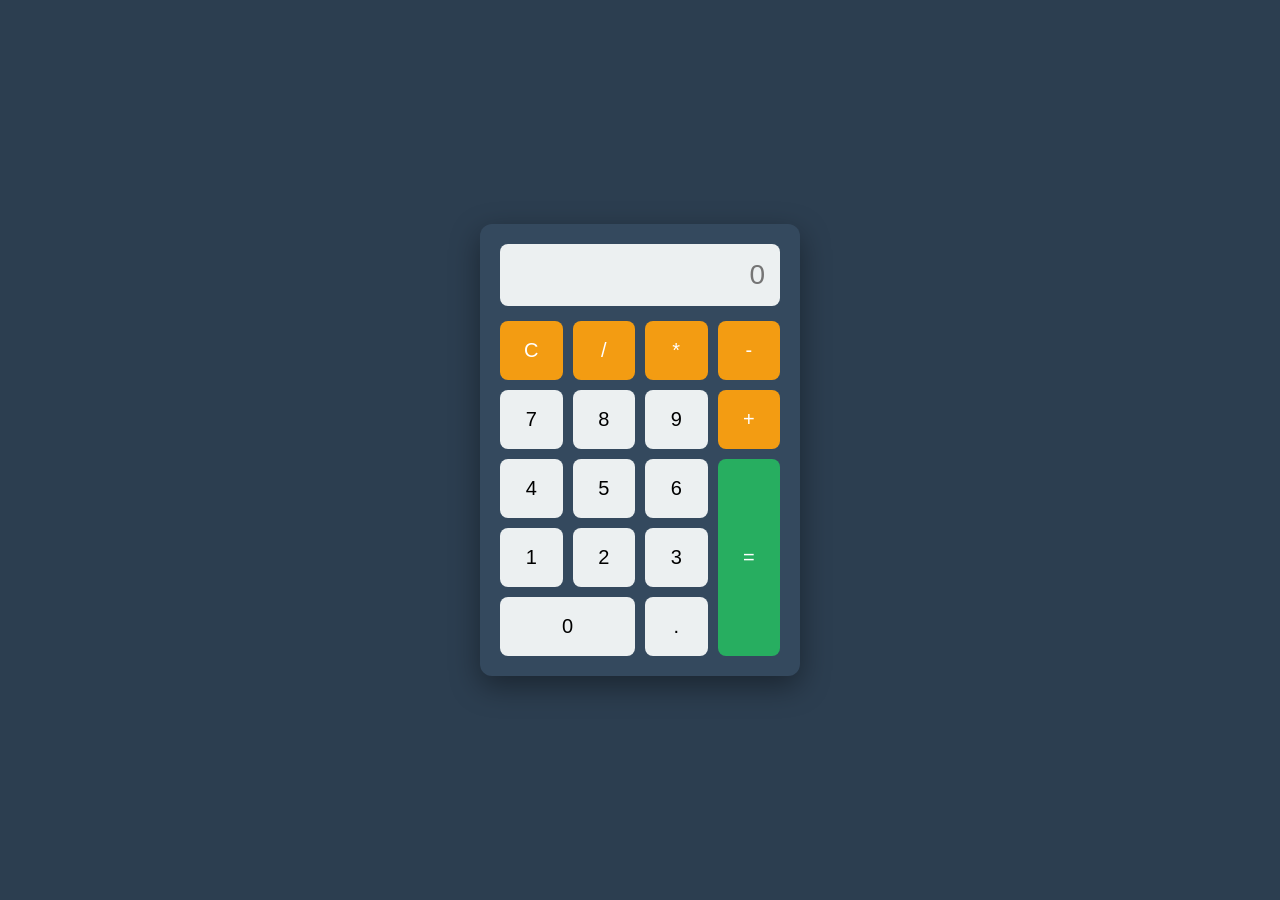
<file: calculator/index.html>
<!DOCTYPE html>
<html lang="ru">
<head>
    <meta charset="UTF-8">
    <meta name="viewport" content="width=device-width, initial-scale=1.0">
    <title>Калькулятор</title>
    <link rel="stylesheet" href="style.css">
</head>
<body>
    <div class="calculator">
        <input type="text" id="display" class="display" readonly placeholder="0">
        <div class="buttons">
            <button class="btn operator">C</button>
            <button class="btn operator">/</button>
            <button class="btn operator">*</button>
            <button class="btn operator">-</button>

            <button class="btn">7</button>
            <button class="btn">8</button>
            <button class="btn">9</button>
            <button class="btn operator">+</button>

            <button class="btn">4</button>
            <button class="btn">5</button>
            <button class="btn">6</button>
            <button class="btn equals">=</button>

            <button class="btn">1</button>
            <button class="btn">2</button>
            <button class="btn">3</button>

            <button class="btn zero">0</button>
            <button class="btn">.</button>
        </div>
    </div>

    <script src="script.js"></script>
</body>
</html>
</file>
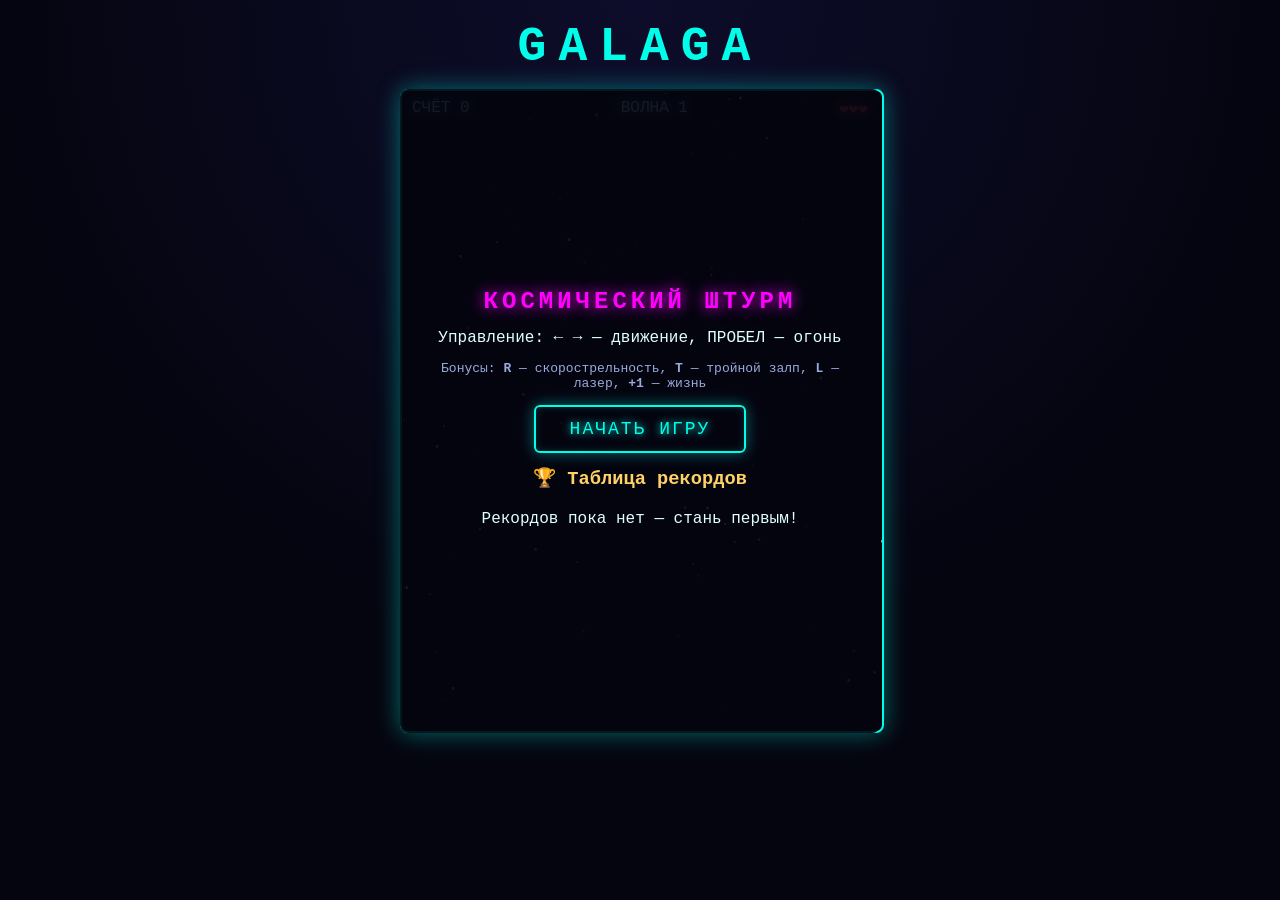
<file: galaga-game/index.html>
<!DOCTYPE html>
<html lang="ru">
<head>
    <meta charset="UTF-8">
    <meta name="viewport" content="width=device-width, initial-scale=1.0">
    <title>GALAGA — Космический шутер</title>
    <link rel="stylesheet" href="style.css">
</head>
<body>

    <h1 class="logo">GALAGA</h1>

    <div id="gameContainer">
        <!-- Игровое поле 480×640 пикселей -->
        <canvas id="game" width="480" height="640"></canvas>

        <!-- Панель состояния поверх игры -->
        <div id="hud">
            <div>СЧЁТ <span id="score">0</span></div>
            <div>ВОЛНА <span id="wave">1</span></div>
            <div id="lives">❤❤❤</div>
        </div>
        <div id="weapon"></div>

        <!-- Стартовый экран -->
        <div id="menuScreen" class="overlay">
            <h2>КОСМИЧЕСКИЙ ШТУРМ</h2>
            <p>Управление: ← → — движение, ПРОБЕЛ — огонь</p>
            <p class="small">Бонусы: <b>R</b> — скорострельность,
               <b>T</b> — тройной залп, <b>L</b> — лазер, <b>+1</b> — жизнь</p>
            <button id="startBtn">НАЧАТЬ ИГРУ</button>
            <h3>🏆 Таблица рекордов</h3>
            <ol id="highScoresMenu" class="highscores"></ol>
        </div>

        <!-- Экран проигрыша -->
        <div id="gameOverScreen" class="overlay hidden">
            <h2>ИГРА ОКОНЧЕНА</h2>
            <p>Ваш счёт: <span id="finalScore">0</span></p>
            <h3>🏆 Таблица рекордов</h3>
            <ol id="highScoresEnd" class="highscores"></ol>
            <button id="restartBtn">ИГРАТЬ СНОВА</button>
        </div>
    </div>

    <script src="game.js"></script>
</body>
</html>
</file>
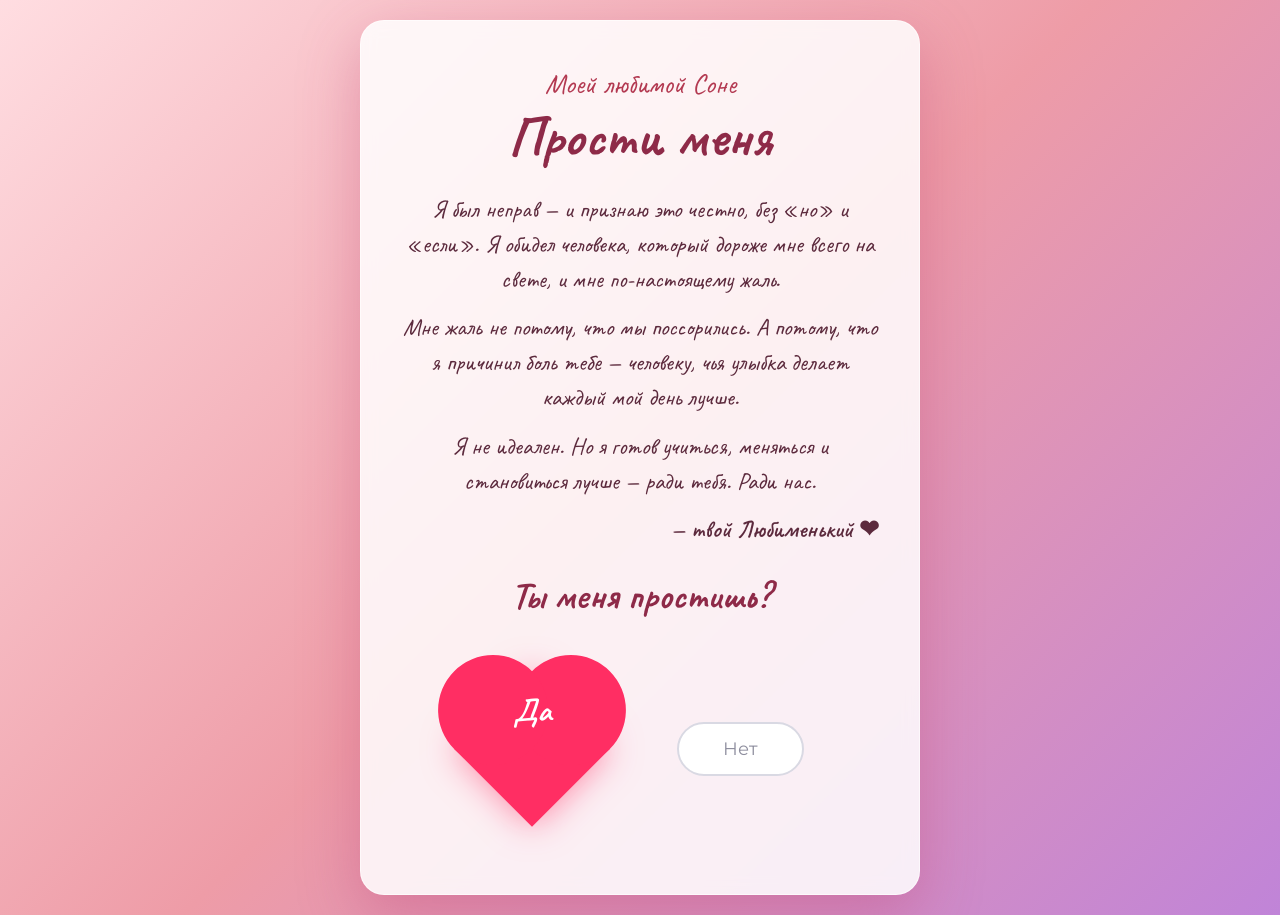
<file: Love/index.html>
<!DOCTYPE html>
<html lang="ru">
<head>
    <meta charset="UTF-8">
    <meta name="viewport" content="width=device-width, initial-scale=1.0">
    <title>Прости меня ❤</title>

    <!-- Рукописный шрифт Caveat (поддерживает русский) + обычный Montserrat -->
    <link href="https://fonts.googleapis.com/css2?family=Caveat:wght@400;600;700&family=Montserrat:wght@400;500&display=swap" rel="stylesheet">
    <link rel="stylesheet" href="style.css">
</head>
<body>

    <div class="card">
        <p class="to-whom">Моей любимой Соне</p>
        <h1>Прости меня</h1>

        <div class="letter">
            <p>Я был неправ — и признаю это честно,
               без «но» и «если». Я обидел человека,
               который дороже мне всего на свете,
               и мне по-настоящему жаль.</p>

            <p>Мне жаль не потому, что мы поссорились.
               А потому, что я причинил боль тебе —
               человеку, чья улыбка делает каждый
               мой день лучше.</p>

            <p>Я не идеален. Но я готов учиться,
               меняться и становиться лучше —
               ради тебя. Ради нас.</p>

            <p class="signature">— твой Любименький ❤</p>
        </div>

        <p class="question">Ты меня простишь?</p>

        <div class="buttons">
            <!-- Сердце-кнопка «Да» -->
            <button id="yesBtn" class="heart-btn" aria-label="Да">
                <span>Да</span>
            </button>

            <!-- Убегающая кнопка «Нет» -->
            <button id="noBtn" class="no-btn">Нет</button>
        </div>
    </div>

    <!-- Экран празднования (скрыт до клика по «Да») -->
    <div id="celebration" class="celebration hidden">
        <div class="celebration-inner">
            <p class="big-heart">❤️</p>
            <h2>Ура-а-а!</h2>
            <p>Ты — лучшее, что есть в моей жизни.<br>
               Обещаю беречь тебя и твоё сердце.</p>
            <p class="small">(и я официально должен тебе обнимашки
               и что-нибудь вкусное)</p>
        </div>
    </div>

    <script src="script.js"></script>
</body>
</html>
</file>
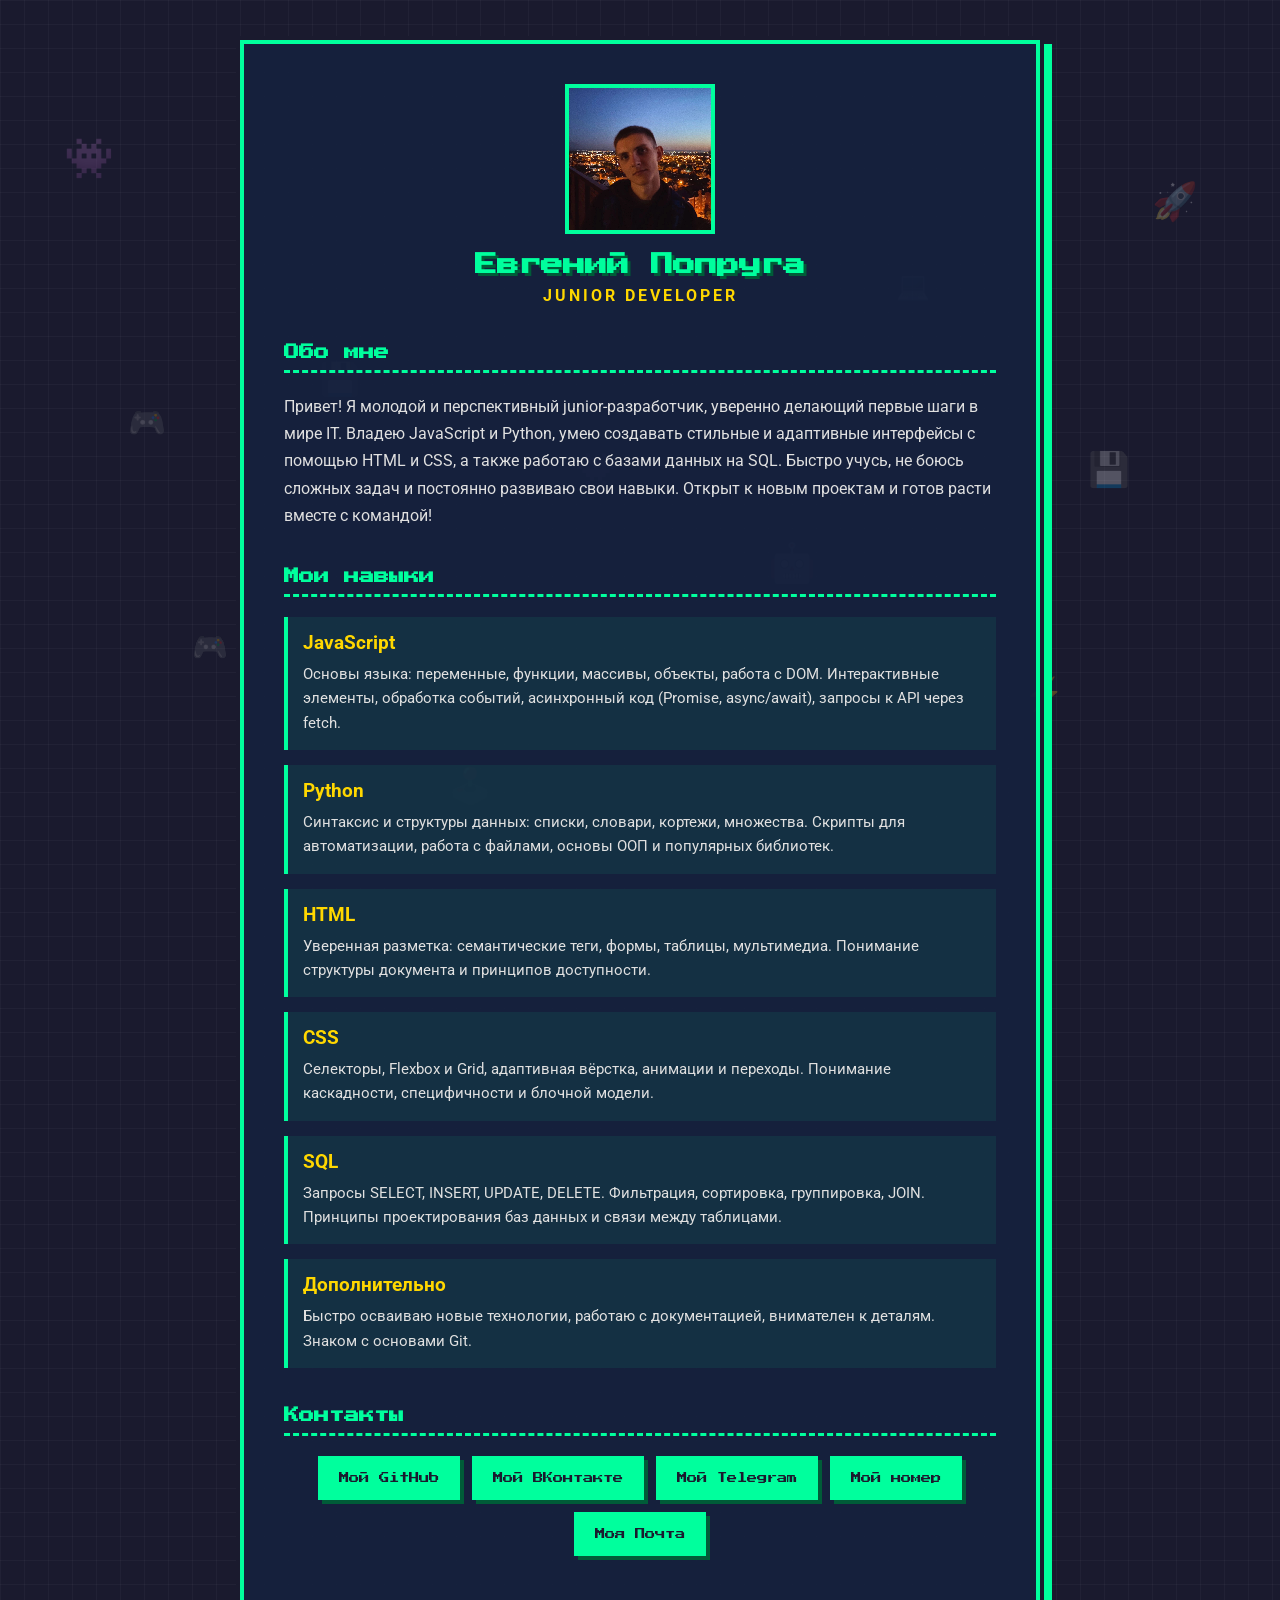
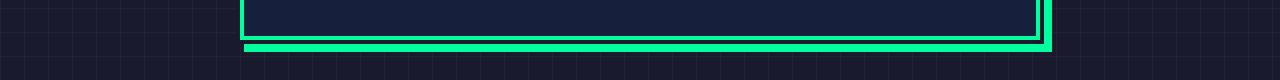
<file: portfolio-site/index.html>
<!DOCTYPE html>
<html lang="ru">
<head>
    <meta charset="UTF-8">
    <meta name="viewport" content="width=device-width, initial-scale=1.0">
    <title>Моё портфолио</title>
    <link rel="stylesheet" href="style.css">
    <!-- Пиксельный шрифт -->
    <link href="https://fonts.googleapis.com/css2?family=Press+Start+2P&family=Roboto:wght@400;700&display=swap" rel="stylesheet">
</head>
<body>

    <!-- Плавающие смайлики на фоне -->
    <div class="emoji-bg">
        <span class="emoji">👾</span>
        <span class="emoji">🎮</span>
        <span class="emoji">💾</span>
        <span class="emoji">🕹️</span>
        <span class="emoji">👾</span>
        <span class="emoji">🤖</span>
        <span class="emoji">💻</span>
        <span class="emoji">⚡</span>
        <span class="emoji">🚀</span>
        <span class="emoji">🎮</span>
        <span class="emoji">👾</span>
        <span class="emoji">💾</span>
    </div>

    <main class="card">

        <img src="my photo.jpg" alt="Моё фото" class="avatar">

        <h1>Евгений Попруга</h1>
        <p class="subtitle">Junior Developer</p>

        <section class="about">
            <h2>Обо мне</h2>
            <p>
                Привет! Я молодой и перспективный junior-разработчик, 
            уверенно делающий первые шаги в мире IT. Владею JavaScript и Python, 
            умею создавать стильные и адаптивные интерфейсы с помощью HTML и CSS, 
            а также работаю с базами данных на SQL. Быстро учусь, 
            не боюсь сложных задач и постоянно развиваю свои навыки. 
            Открыт к новым проектам и готов расти вместе с командой!
            </p>
        </section>

        <section class="skills">
            <h2>Мои навыки</h2>

            <div class="skill">
                <h3>JavaScript</h3>
                <p>Основы языка: переменные, функции, массивы, объекты, работа с DOM. Интерактивные элементы, обработка событий, асинхронный код (Promise, async/await), запросы к API через fetch.</p>
            </div>

            <div class="skill">
                <h3>Python</h3>
                <p>Синтаксис и структуры данных: списки, словари, кортежи, множества. Скрипты для автоматизации, работа с файлами, основы ООП и популярных библиотек.</p>
            </div>

            <div class="skill">
                <h3>HTML</h3>
                <p>Уверенная разметка: семантические теги, формы, таблицы, мультимедиа. Понимание структуры документа и принципов доступности.</p>
            </div>

            <div class="skill">
                <h3>CSS</h3>
                <p>Селекторы, Flexbox и Grid, адаптивная вёрстка, анимации и переходы. Понимание каскадности, специфичности и блочной модели.</p>
            </div>

            <div class="skill">
                <h3>SQL</h3>
                <p>Запросы SELECT, INSERT, UPDATE, DELETE. Фильтрация, сортировка, группировка, JOIN. Принципы проектирования баз данных и связи между таблицами.</p>
            </div>

            <div class="skill">
                <h3>Дополнительно</h3>
                <p>Быстро осваиваю новые технологии, работаю с документацией, внимателен к деталям. Знаком с основами Git.</p>
            </div>
        </section>

        <section class="contacts">
            <h2>Контакты</h2>
            <div class="links">
                <a href="https://github.com/EugenePopruga/Eugenehub" target="_blank" class="btn">Мой GitHub</a>
                <a href="https://vk.ru/pochel_vonn" target="_blank" class="btn">Мой ВКонтакте</a>
                <a href="https://t.me/wat_is_it" target="_blank" class="btn">Мой Telegram</a>
                <a href="tel:+79183211884" class="btn">Мой номер</a>
                <a href="mailto:e.popruga@mail.ru" class="btn">Моя Почта</a>
            </div>
        </section>

    </main>

</body>
</html>
</file>
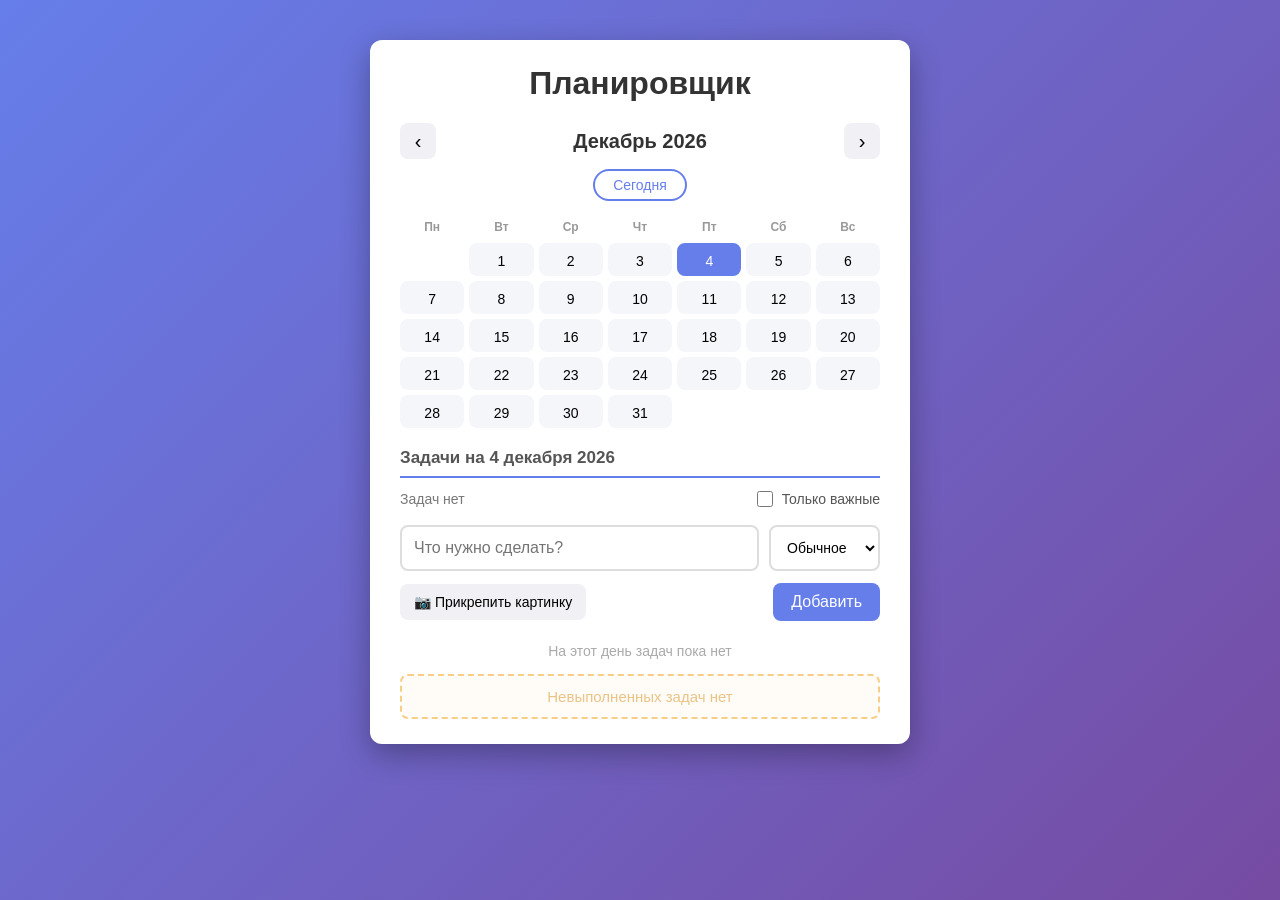
<file: todo-app/index.html>
<!DOCTYPE html>
<html lang="ru">
<head>
    <meta charset="UTF-8">
    <meta name="viewport" content="width=device-width, initial-scale=1.0">
    <title>Планировщик на месяц</title>
    <link rel="stylesheet" href="style.css">
</head>
<body>
    <div class="app">
        <h1>Планировщик</h1>

        <div class="calendar-header">
            <button id="prevMonth">‹</button>
            <h2 id="monthTitle"></h2>
            <button id="nextMonth">›</button>
        </div>
        <button id="todayBtn" class="today-btn">Сегодня</button>

        <div class="calendar" id="calendar"></div>

        <h3 class="selected-date" id="selectedDateTitle"></h3>

        <div class="day-controls">
            <span id="taskCounter" class="task-counter"></span>
            <label class="filter-row">
                <input type="checkbox" id="filterImportant">
                Только важные
            </label>
        </div>

        <div class="input-row">
            <input type="text" id="taskInput" placeholder="Что нужно сделать?">
            <select id="prioritySelect">
                <option value="normal">Обычное</option>
                <option value="important">Важное</option>
                <option value="useful">Полезное</option>
            </select>
        </div>

        <div class="input-row">
            <label class="attach-btn">
                📷 Прикрепить картинку
                <input type="file" id="imageInput" accept="image/*" hidden>
            </label>
            <span id="imageName"></span>
            <button id="addBtn">Добавить</button>
        </div>

        <ul id="taskList"></ul>

        <button id="moveBtn" class="move-btn"></button>
    </div>

    <script src="script.js"></script>
</body>
</html>
</file>
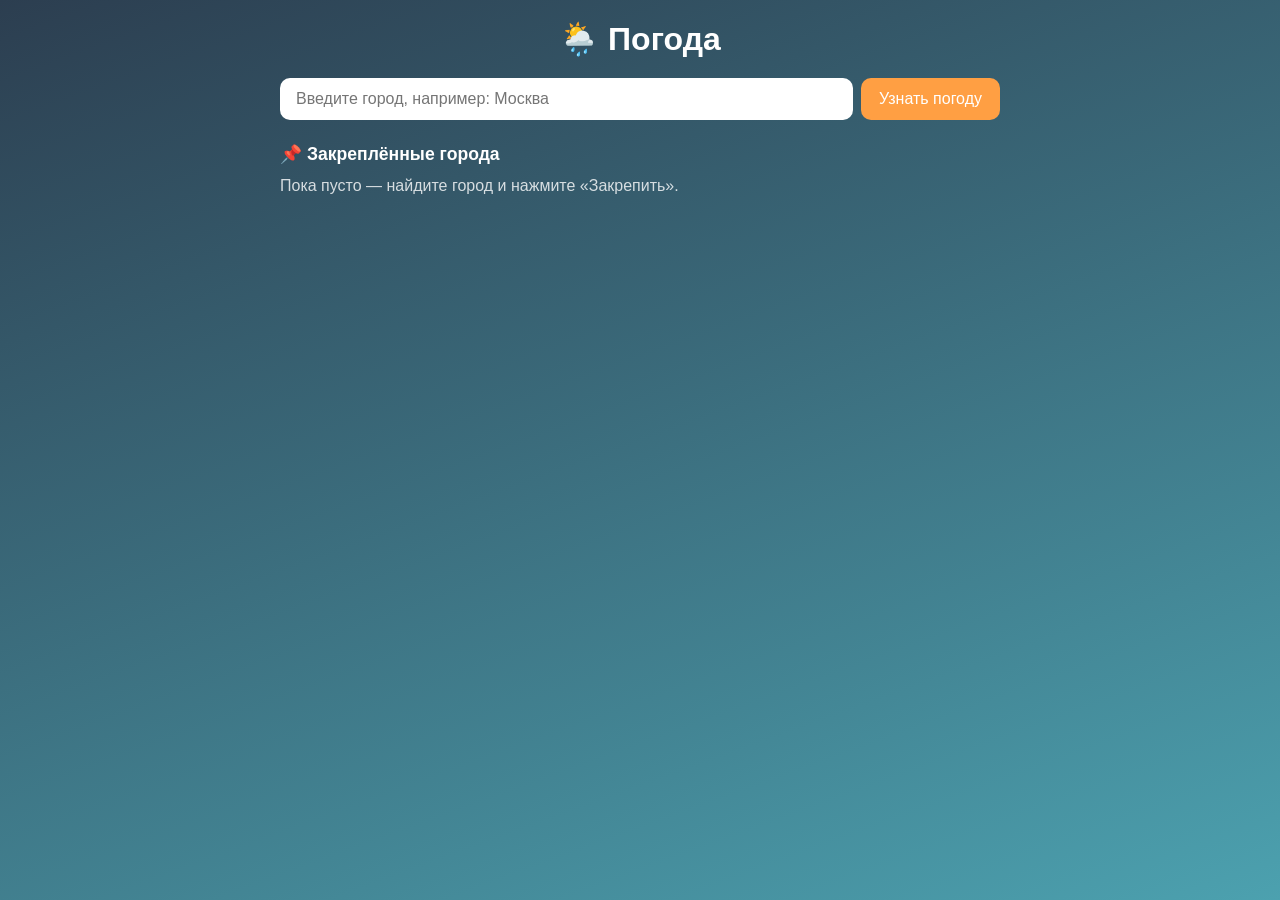
<file: weather-app/index.html>
<!DOCTYPE html>
<html lang="ru">
<head>
  <meta charset="UTF-8">
  <meta name="viewport" content="width=device-width, initial-scale=1.0">
  <title>Погодное приложение</title>
  <link rel="stylesheet" href="style.css">
</head>
<body>
  <div class="container">
    <h1>🌦️ Погода</h1>

    <div class="search">
      <input id="city-input" type="text" placeholder="Введите город, например: Москва">
      <button id="search-btn">Узнать погоду</button>
    </div>

    <div id="error" class="error hidden"></div>

    <div class="pinned-block">
      <h2>📌 Закреплённые города</h2>
      <div id="pinned" class="pinned"></div>
    </div>

    <div id="result" class="hidden">
      <div class="card current">
        <div class="current-top">
          <div>
            <h2 id="city-name"></h2>
            <p id="day-night" class="day-night"></p>
          </div>
          <button id="pin-btn" class="pin-btn">📌 Закрепить</button>
        </div>

        <div class="current-main">
          <div id="weather-icon" class="weather-icon"></div>
          <div>
            <div id="temp" class="temp"></div>
            <p id="description"></p>
          </div>
        </div>

        <div class="details">
          <div>Ощущается как: <b id="feels-like"></b></div>
          <div>Влажность: <b id="humidity"></b></div>
          <div>Ветер: <b id="wind"></b></div>
          <div>Восход: <b id="sunrise"></b></div>
          <div>Закат: <b id="sunset"></b></div>
        </div>

        <div class="clothing">
          <h3>👕 Как одеться</h3>
          <ul id="clothing-list"></ul>
        </div>
      </div>

      <h2>Ближайшие сутки (шаг 3 часа)</h2>
      <div id="hourly" class="hourly"></div>

      <h2>Прогноз на 5 дней</h2>
      <div id="daily" class="daily"></div>
    </div>
  </div>

  <script src="config.js"></script>
  <script src="app.js"></script>
</body>
</html>
</file>
<file: calculator/style.css>
body {
    background: #2c3e50;
    display: flex;
    justify-content: center;
    align-items: center;
    min-height: 100vh;
    margin: 0;
    font-family: Arial, sans-serif;
}

.calculator {
    background: #34495e;
    padding: 20px;
    border-radius: 12px;
    box-shadow: 0 10px 30px rgba(0, 0, 0, 0.4);
    width: 280px;
}

.display {
    width: 100%;
    box-sizing: border-box;
    padding: 15px;
    font-size: 28px;
    text-align: right;
    border: none;
    border-radius: 8px;
    margin-bottom: 15px;
    background: #ecf0f1;
}

.buttons {
    display: grid;
    grid-template-columns: repeat(4, 1fr);
    gap: 10px;
}

.btn {
    padding: 18px;
    font-size: 20px;
    border: none;
    border-radius: 8px;
    background: #ecf0f1;
    cursor: pointer;
}

.btn:hover {
    background: #d5dbdb;
}

.operator {
    background: #f39c12;
    color: #fff;
}

.operator:hover {
    background: #e08e0b;
}

.equals {
    background: #27ae60;
    color: #fff;
    grid-row: span 3;
}

.equals:hover {
    background: #1e8a4c;
}

.zero {
    grid-column: span 2;
}
</file>
<file: galaga-game/style.css>
/* === Общее === */
* {
    margin: 0;
    padding: 0;
    box-sizing: border-box;
}

body {
    background: radial-gradient(circle at top, #0d0d2b 0%, #050510 60%);
    min-height: 100vh;
    display: flex;
    flex-direction: column;
    align-items: center;
    font-family: 'Courier New', monospace;
    color: #e0ffff;
    padding: 20px;
}

/* === Пульсирующий неоновый логотип === */
.logo {
    font-size: 48px;
    letter-spacing: 12px;
    color: #00ffea;
    margin-bottom: 15px;
    animation: glow 2s ease-in-out infinite alternate;
}

@keyframes glow {
    from { text-shadow: 0 0 10px #00ffea, 0 0 25px #00ffea; }
    to   { text-shadow: 0 0 20px #00ffea, 0 0 50px #ff00ff; }
}

/* === Игровое поле === */
#gameContainer {
    position: relative;   /* чтобы экраны-меню легли поверх канваса */
    width: 480px;
}

canvas {
    display: block;
    border: 2px solid #00ffea;
    border-radius: 8px;
    box-shadow: 0 0 25px rgba(0, 255, 234, 0.4);
    background: #050510;
}

/* === Счёт, волна, жизни — поверх игры === */
#hud {
    position: absolute;
    top: 10px;
    left: 12px;
    right: 12px;
    display: flex;
    justify-content: space-between;
    font-size: 16px;
    pointer-events: none;   /* не мешать кликам */
    text-shadow: 0 0 8px #00ffea;
}

#lives {
    color: #ff5964;
    text-shadow: 0 0 8px #ff5964;
}

/* === Индикатор активного бонуса === */
#weapon {
    position: absolute;
    bottom: 10px;
    left: 0;
    right: 0;
    text-align: center;
    font-size: 14px;
    color: #ffd166;
    text-shadow: 0 0 8px #ffd166;
    pointer-events: none;
}

/* === Экраны меню и проигрыша === */
.overlay {
    position: absolute;
    top: 0; left: 0; right: 0; bottom: 0;
    background: rgba(5, 5, 16, 0.92);
    display: flex;
    flex-direction: column;
    align-items: center;
    justify-content: center;
    gap: 14px;
    text-align: center;
    border-radius: 8px;
    padding: 20px;
}

.hidden {
    display: none;   /* класс-выключатель: добавили — экран исчез */
}

.overlay h2 {
    color: #ff00ff;
    text-shadow: 0 0 15px #ff00ff;
    letter-spacing: 4px;
}

.overlay h3 {
    color: #ffd166;
}

.small {
    font-size: 13px;
    color: #99aadd;
}

/* === Неоновые кнопки === */
button {
    font-family: inherit;
    font-size: 18px;
    letter-spacing: 2px;
    padding: 12px 34px;
    color: #00ffea;
    background: transparent;
    border: 2px solid #00ffea;
    border-radius: 6px;
    cursor: pointer;
    text-shadow: 0 0 8px #00ffea;
    box-shadow: 0 0 15px rgba(0, 255, 234, 0.4),
                inset 0 0 10px rgba(0, 255, 234, 0.15);
    transition: all 0.2s;
}

button:hover {
    background: #00ffea;
    color: #050510;
    text-shadow: none;
    box-shadow: 0 0 30px rgba(0, 255, 234, 0.8);
}

/* === Таблица рекордов === */
.highscores {
    list-style: none;
    font-size: 16px;
    line-height: 1.9;
}

.highscores span {
    color: #ffd166;
    margin-right: 10px;
}
</file>
<file: Love/style.css>
* { margin: 0; padding: 0; box-sizing: border-box; }

body {
    font-family: 'Montserrat', sans-serif;
    min-height: 100vh;
    background: linear-gradient(135deg, #ffdde1 0%, #ee9ca7 50%, #c084d8 100%);
    display: flex;
    align-items: center;
    justify-content: center;
    overflow: hidden;          /* чтобы убегающая кнопка не создавала прокрутку */
    padding: 20px;
    user-select: none;
}

/* === Плавающие сердечки на фоне (создаются скриптом) === */
.bg-heart {
    position: fixed;
    bottom: -40px;
    color: rgba(255, 255, 255, 0.45);
    pointer-events: none;
    animation: floatUp linear forwards;
    z-index: 0;
}

@keyframes floatUp {
    0%   { transform: translateY(0) rotate(0deg); opacity: 0; }
    10%  { opacity: 1; }
    90%  { opacity: 1; }
    100% { transform: translateY(-115vh) rotate(25deg); opacity: 0; }
}

/* === Открытка === */
.card {
    position: relative;
    z-index: 1;
    background: rgba(255, 255, 255, 0.85);
    backdrop-filter: blur(8px);
    max-width: 560px;
    width: 100%;
    padding: 45px 40px 60px;
    border-radius: 24px;
    text-align: center;
    box-shadow: 0 20px 60px rgba(190, 60, 110, 0.35);
    border: 1px solid rgba(255, 255, 255, 0.6);
}

.to-whom { font-family: 'Caveat', cursive; font-size: 28px; color: #b33951; }

h1 {
    font-family: 'Caveat', cursive;
    font-size: 56px;
    color: #8e2a48;
    margin-bottom: 20px;
}

/* === Текст письма === */
.letter p {
    font-family: 'Caveat', cursive;
    font-size: 24px;
    line-height: 1.45;
    color: #5c2a3d;
    margin-bottom: 14px;
}

.signature { text-align: right; color: #b33951; font-weight: 600; }

.question {
    font-family: 'Caveat', cursive;
    font-size: 38px;
    font-weight: 700;
    color: #8e2a48;
    margin: 25px 0 45px;
}

/* === Блок кнопок === */
.buttons {
    display: flex;
    align-items: center;
    justify-content: center;
    gap: 90px;
    min-height: 170px;
}

/* === Сердце-кнопка «Да» ===
   Классический приём CSS-сердца: квадрат, повёрнутый на 45°,
   + два круга сверху и слева (псевдоэлементы) */
.heart-btn {
    position: relative;
    width: 110px;
    height: 110px;
    background: #ff2e63;
    border: none;
    cursor: pointer;
    transform: rotate(45deg);
    box-shadow: 0 0 35px rgba(255, 46, 99, 0.55);
    animation: heartbeat 1.4s ease-in-out infinite;
}

.heart-btn::before,
.heart-btn::after {
    content: '';
    position: absolute;
    width: 110px;
    height: 110px;
    background: #ff2e63;
    border-radius: 50%;
}

.heart-btn::before { top: -55px; left: 0; }
.heart-btn::after  { top: 0; left: -55px; }

/* Надпись «Да» — разворачиваем обратно, чтобы текст был ровным */
.heart-btn span {
    position: absolute;
    z-index: 2;
    left: 28px;
    top: 28px;
    transform: translate(-50%, -50%) rotate(-45deg);
    color: #fff;
    font-family: 'Caveat', cursive;
    font-weight: 700;
    font-size: 32px;
    pointer-events: none;
}

/* Пульс «тук-тук», как настоящее сердцебиение.
   rotate(45deg) повсюду обязателен — иначе сердце «развернётся» */
@keyframes heartbeat {
    0%, 100% { transform: rotate(45deg) scale(1); }
    14%      { transform: rotate(45deg) scale(1.12); }
    28%      { transform: rotate(45deg) scale(1); }
    42%      { transform: rotate(45deg) scale(1.12); }
    70%      { transform: rotate(45deg) scale(1); }
}

/* === Кнопка «Нет» === */
.no-btn {
    padding: 14px 44px;
    font-family: 'Montserrat', sans-serif;
    font-size: 18px;
    color: #8e8e9e;
    background: #ffffff;
    border: 2px solid #d9d9e3;
    border-radius: 40px;
    cursor: pointer;
}

/* Режим «побега»: кнопка становится свободной и плавно ускользает */
.no-btn.escaping {
    position: fixed;
    z-index: 12;
    transition: left 0.35s ease, top 0.35s ease;
}

/* === Экран празднования === */
.celebration {
    position: fixed;
    inset: 0;
    background: rgba(142, 42, 72, 0.35);
    backdrop-filter: blur(10px);
    display: flex;
    align-items: center;
    justify-content: center;
    z-index: 100;
}

.celebration.hidden { display: none; }

.celebration-inner {
    background: rgba(255, 255, 255, 0.95);
    border-radius: 24px;
    padding: 50px 40px;
    text-align: center;
    max-width: 480px;
    margin: 20px;
    animation: popIn 0.5s cubic-bezier(0.68, -0.55, 0.27, 1.55);
}

@keyframes popIn {
    from { transform: scale(0.3); opacity: 0; }
    to   { transform: scale(1); opacity: 1; }
}

.big-heart { font-size: 72px; display: inline-block; animation: beat 1.2s infinite; }

@keyframes beat {
    0%, 100% { transform: scale(1); }
    20% { transform: scale(1.25); }
    35% { transform: scale(1); }
    50% { transform: scale(1.2); }
}

.celebration h2 { font-family: 'Caveat', cursive; font-size: 46px; color: #8e2a48; margin: 10px 0 15px; }
.celebration-inner p { font-size: 18px; color: #5c2a3d; line-height: 1.6; }
.celebration .small { font-size: 14px; color: #a06b7d; margin-top: 15px; }

/* === Сердечки дождя на экране празднования === */
.rain-heart {
    position: fixed;
    top: -50px;
    z-index: 101;
    pointer-events: none;
    animation: fall linear forwards;
}

@keyframes fall {
    to { transform: translateY(115vh) rotate(360deg); }
}
</file>
<file: portfolio-site/style.css>
/* ===== Общие стили ===== */
* {
    margin: 0;
    padding: 0;
    box-sizing: border-box;
}

body {
    font-family: 'Roboto', Arial, sans-serif;
    color: #e0e0e0;
    min-height: 100vh;
    overflow-x: hidden;

    /* Пиксельный фон: тёмная сетка */
    background-color: #1a1a2e;
    background-image:
        linear-gradient(rgba(255, 255, 255, 0.03) 1px, transparent 1px),
        linear-gradient(90deg, rgba(255, 255, 255, 0.03) 1px, transparent 1px);
    background-size: 24px 24px;
}

/* ===== Плавающие смайлики ===== */
.emoji-bg {
    position: fixed;
    top: 0;
    left: 0;
    width: 100%;
    height: 100%;
    z-index: 0;
    pointer-events: none; /* смайлики не мешают кликам */
}

.emoji {
    position: absolute;
    font-size: 2rem;
    opacity: 0.25;
    image-rendering: pixelated;
    animation: float 12s ease-in-out infinite;
}

/* Разбрасываю смайлики по экрану и задаю разную скорость */
.emoji:nth-child(1)  { left: 5%;  top: 15%; animation-delay: 0s;   font-size: 2.5rem; }
.emoji:nth-child(2)  { left: 15%; top: 70%; animation-delay: -2s;  font-size: 1.8rem; }
.emoji:nth-child(3)  { left: 25%; top: 40%; animation-delay: -4s; }
.emoji:nth-child(4)  { left: 35%; top: 85%; animation-delay: -6s;  font-size: 2.2rem; }
.emoji:nth-child(5)  { left: 50%; top: 10%; animation-delay: -1s; }
.emoji:nth-child(6)  { left: 60%; top: 60%; animation-delay: -3s;  font-size: 2.4rem; }
.emoji:nth-child(7)  { left: 70%; top: 30%; animation-delay: -5s;  font-size: 1.7rem; }
.emoji:nth-child(8)  { left: 80%; top: 75%; animation-delay: -7s; }
.emoji:nth-child(9)  { left: 90%; top: 20%; animation-delay: -2.5s; font-size: 2.3rem; }
.emoji:nth-child(10) { left: 10%; top: 45%; animation-delay: -8s;  font-size: 1.9rem; }
.emoji:nth-child(11) { left: 45%; top: 50%; animation-delay: -9s; }
.emoji:nth-child(12) { left: 85%; top: 50%; animation-delay: -4.5s; font-size: 2.1rem; }

@keyframes float {
    0%, 100% {
        transform: translateY(0) rotate(0deg);
    }
    50% {
        transform: translateY(-40px) rotate(15deg);
    }
}

/* ===== Карточка с контентом ===== */
.card {
    position: relative;
    z-index: 1;
    max-width: 800px;
    margin: 40px auto;
    padding: 40px;
    background: rgba(22, 33, 62, 0.95);

    /* Пиксельная рамка в стиле ретро-игр */
    border: 4px solid #00ff9d;
    box-shadow:
        0 0 0 4px #1a1a2e,
        8px 8px 0 4px #00ff9d;
}

/* ===== Аватар ===== */
.avatar {
    display: block;
    width: 150px;
    height: 150px;
    margin: 0 auto 20px;
    object-fit: cover;
    border: 4px solid #00ff9d;
    image-rendering: pixelated; /* пиксельный эффект для фото */
}

/* ===== Заголовки ===== */
h1 {
    font-family: 'Press Start 2P', monospace;
    font-size: 1.4rem;
    color: #00ff9d;
    text-align: center;
    text-shadow: 3px 3px 0 #005c38;
    margin-bottom: 10px;
}

.subtitle {
    text-align: center;
    color: #ffd700;
    font-weight: bold;
    letter-spacing: 3px;
    text-transform: uppercase;
    margin-bottom: 40px;
}

h2 {
    font-family: 'Press Start 2P', monospace;
    font-size: 0.95rem;
    color: #00ff9d;
    border-bottom: 3px dashed #00ff9d;
    padding-bottom: 10px;
    margin-bottom: 20px;
}

h3 {
    color: #ffd700;
    margin-bottom: 8px;
}

/* ===== Секции ===== */
.about, .skills, .contacts {
    margin-bottom: 40px;
}

.about p {
    line-height: 1.7;
}

.skill {
    background: rgba(0, 255, 157, 0.07);
    border-left: 4px solid #00ff9d;
    padding: 15px;
    margin-bottom: 15px;
    transition: transform 0.2s, background 0.2s;
}

.skill:hover {
    transform: translateX(8px);
    background: rgba(0, 255, 157, 0.15);
}

.skill p {
    line-height: 1.6;
    font-size: 0.95rem;
}

/* ===== Кнопки-ссылки ===== */
.links {
    display: flex;
    flex-wrap: wrap;
    gap: 12px;
    justify-content: center;
}

.btn {
    font-family: 'Press Start 2P', monospace;
    font-size: 0.65rem;
    color: #1a1a2e;
    background: #00ff9d;
    padding: 14px 18px;
    text-decoration: none;
    border: 3px solid #00ff9d;
    box-shadow: 4px 4px 0 #005c38;
    transition: all 0.15s;
}

.btn:hover {
    background: #ffd700;
    border-color: #ffd700;
    box-shadow: 2px 2px 0 #8a7300;
    transform: translate(2px, 2px); /* эффект "нажатия" как в ретро-игре */
}

/* ===== Адаптивность для телефонов ===== */
@media (max-width: 600px) {
    .card {
        margin: 20px 15px;
        padding: 25px;
    }
    h1 {
        font-size: 1rem;
    }
    .emoji {
        font-size: 1.5rem !important;
    }
}
</file>
<file: todo-app/style.css>
body {
    background: linear-gradient(135deg, #667eea, #764ba2);
    min-height: 100vh;
    margin: 0;
    display: flex;
    justify-content: center;
    align-items: flex-start;
    padding: 40px 15px;
    box-sizing: border-box;
    font-family: Arial, sans-serif;
}

.app {
    background: #fff;
    border-radius: 12px;
    box-shadow: 0 10px 30px rgba(0, 0, 0, 0.3);
    padding: 25px 30px;
    width: 100%;
    max-width: 480px;
}

h1 {
    margin-top: 0;
    color: #333;
    text-align: center;
}

/* ===== Календарь ===== */
.calendar-header {
    display: flex;
    align-items: center;
    justify-content: space-between;
    margin-bottom: 10px;
}

.calendar-header h2 {
    margin: 0;
    font-size: 20px;
    color: #333;
}

.calendar-header button {
    border: none;
    background: #f0f0f5;
    border-radius: 8px;
    width: 36px;
    height: 36px;
    font-size: 20px;
    cursor: pointer;
}

.calendar-header button:hover {
    background: #e0e0ea;
}

.today-btn {
    display: block;
    margin: 0 auto 15px;
    padding: 6px 18px;
    border: 2px solid #667eea;
    background: #fff;
    color: #667eea;
    border-radius: 20px;
    font-size: 14px;
    cursor: pointer;
}

.today-btn:hover {
    background: #667eea;
    color: #fff;
}

.calendar {
    display: grid;
    grid-template-columns: repeat(7, 1fr);
    gap: 5px;
    margin-bottom: 20px;
}

.weekday {
    text-align: center;
    font-weight: bold;
    color: #999;
    font-size: 12px;
    padding: 4px 0;
}

.day {
    border: 2px solid transparent;
    border-radius: 8px;
    background: #f5f6fa;
    padding: 8px 0 5px;
    font-size: 14px;
    cursor: pointer;
    display: flex;
    flex-direction: column;
    align-items: center;
    gap: 3px;
}

.day:hover {
    background: #e6e8f5;
}

.day.empty {
    background: transparent;
    cursor: default;
}

.day.today {
    border-color: #667eea;
}

.day.selected {
    background: #667eea;
    color: #fff;
}

.dot {
    width: 5px;
    height: 5px;
    border-radius: 50%;
    background: #f39c12;
}

.day.selected .dot {
    background: #fff;
}

.selected-date {
    color: #555;
    margin: 0 0 10px;
    font-size: 17px;
    border-bottom: 2px solid #667eea;
    padding-bottom: 8px;
}

/* ===== Счётчик и фильтр ===== */
.day-controls {
    display: flex;
    justify-content: space-between;
    align-items: center;
    gap: 10px;
    flex-wrap: wrap;
    margin-bottom: 15px;
}

.task-counter {
    font-size: 14px;
    color: #777;
}

.filter-row {
    display: flex;
    align-items: center;
    gap: 6px;
    font-size: 14px;
    color: #555;
    cursor: pointer;
}

.filter-row input {
    accent-color: #e74c3c;
    width: 16px;
    height: 16px;
    cursor: pointer;
}

/* ===== Форма добавления ===== */
.input-row {
    display: flex;
    gap: 10px;
    margin-bottom: 12px;
    align-items: center;
}

#taskInput {
    flex: 1;
    padding: 12px;
    font-size: 16px;
    border: 2px solid #ddd;
    border-radius: 8px;
    min-width: 0;
}

#taskInput:focus {
    outline: none;
    border-color: #667eea;
}

#prioritySelect {
    padding: 12px;
    border: 2px solid #ddd;
    border-radius: 8px;
    font-size: 14px;
    background: #fff;
    cursor: pointer;
}

.attach-btn {
    padding: 10px 14px;
    background: #f0f0f5;
    border-radius: 8px;
    cursor: pointer;
    font-size: 14px;
    white-space: nowrap;
}

.attach-btn:hover {
    background: #e0e0ea;
}

#imageName {
    font-size: 13px;
    color: #888;
    overflow: hidden;
    text-overflow: ellipsis;
    white-space: nowrap;
    max-width: 120px;
}

#addBtn {
    margin-left: auto;
    padding: 10px 18px;
    font-size: 16px;
    border: none;
    border-radius: 8px;
    background: #667eea;
    color: #fff;
    cursor: pointer;
}

#addBtn:hover {
    background: #5568d3;
}

/* ===== Задачи ===== */
#taskList {
    list-style: none;
    padding: 0;
    margin: 0;
}

.task {
    border-radius: 8px;
    padding: 12px 15px;
    margin-bottom: 10px;
    border-left: 5px solid;
}

.task.important {
    border-color: #e74c3c;
    background: #fdecea;
}

.task.useful {
    border-color: #27ae60;
    background: #eafaf1;
}

.task.normal {
    border-color: #95a5a6;
    background: #f5f6fa;
}

.task-row {
    display: flex;
    align-items: center;
}

.priority-badge {
    width: 16px;
    height: 16px;
    border-radius: 50%;
    border: none;
    cursor: pointer;
    margin-right: 10px;
    flex-shrink: 0;
    padding: 0;
}

.priority-badge.important { background: #e74c3c; }
.priority-badge.useful { background: #27ae60; }
.priority-badge.normal { background: #95a5a6; }

.task span {
    cursor: pointer;
    flex: 1;
}

.task.done span {
    text-decoration: line-through;
    color: #aaa;
}

.task-img {
    max-width: 100%;
    max-height: 180px;
    border-radius: 8px;
    margin-top: 10px;
    cursor: zoom-in;
    display: block;
}

.delete-btn {
    background: none;
    border: none;
    color: #e74c3c;
    font-size: 18px;
    cursor: pointer;
    margin-left: 10px;
}

.delete-btn:hover {
    color: #c0392b;
}

.empty-hint {
    text-align: center;
    color: #aaa;
    font-size: 14px;
    padding: 10px;
}

/* ===== Кнопка переноса ===== */
.move-btn {
    width: 100%;
    padding: 12px;
    margin-top: 5px;
    border: 2px dashed #f39c12;
    background: #fffaf2;
    color: #d68910;
    border-radius: 8px;
    font-size: 15px;
    cursor: pointer;
}

.move-btn:hover:not(:disabled) {
    background: #fdebd0;
}

.move-btn:disabled {
    opacity: 0.5;
    cursor: default;
}
</file>
<file: weather-app/style.css>
* { box-sizing: border-box; margin: 0; padding: 0; }

body {
  font-family: 'Segoe UI', Arial, sans-serif;
  min-height: 100vh;
  background: linear-gradient(160deg, #2c3e50, #4ca1af);
  color: #2c3e50;
  padding: 20px;
}

.container { max-width: 720px; margin: 0 auto; }

h1 { color: #fff; text-align: center; margin-bottom: 20px; }
h2 { color: #fff; margin: 24px 0 12px; font-size: 1.1rem; }

.search { display: flex; gap: 8px; }
.search input {
  flex: 1; padding: 12px 16px; border: none; border-radius: 10px; font-size: 1rem;
}
.search button, .pin-btn {
  padding: 12px 18px; border: none; border-radius: 10px;
  background: #ff9f43; color: #fff; font-size: 1rem; cursor: pointer;
}
.search button:hover, .pin-btn:hover { background: #ee8b2d; }

.hidden { display: none !important; }

.error {
  margin-top: 16px; padding: 14px; border-radius: 10px;
  background: #ff6b6b; color: #fff; text-align: center;
}

.card {
  background: rgba(255, 255, 255, 0.95);
  border-radius: 16px; padding: 24px; margin-top: 16px;
  box-shadow: 0 8px 24px rgba(0,0,0,0.15);
}

.current-top { display: flex; justify-content: space-between; align-items: flex-start; }
.day-night { color: #7f8c8d; margin-top: 4px; }

.current-main { display: flex; align-items: center; gap: 16px; margin: 12px 0; }
.weather-icon { font-size: 4.5rem; line-height: 1; }
.temp { font-size: 3rem; font-weight: bold; }

.details {
  display: flex; flex-wrap: wrap; gap: 10px 24px;
  padding-top: 12px; border-top: 1px solid #eee;
}

.clothing { margin-top: 16px; background: #eaf6ff; border-radius: 12px; padding: 14px 18px; }
.clothing ul { margin: 8px 0 0 18px; }
.clothing li { margin-top: 4px; }

/* Закреплённые города */
.pinned { display: flex; flex-wrap: wrap; gap: 8px; }
.pinned .muted { color: rgba(255,255,255,0.8); }
.chip {
  display: flex; align-items: center; gap: 8px;
  background: rgba(255,255,255,0.9); border-radius: 999px;
  padding: 8px 14px; cursor: pointer;
}
.chip:hover { background: #fff; }
.chip-del {
  border: none; background: none; color: #e74c3c;
  font-size: 1.1rem; cursor: pointer;
}

/* Почасовой прогноз */
.hourly { display: flex; gap: 10px; overflow-x: auto; padding-bottom: 8px; }
.hour-card {
  min-width: 90px; background: rgba(255,255,255,0.9); border-radius: 12px;
  padding: 12px 8px; text-align: center;
}
.hour-card .h-icon { font-size: 1.8rem; margin: 6px 0; }
.hour-card .h-temp { font-weight: bold; }

/* Прогноз на дни */
.daily { display: flex; flex-direction: column; gap: 8px; }
.day-row {
  display: grid; grid-template-columns: 1fr 2rem 1fr auto;
  align-items: center; gap: 12px;
  background: rgba(255,255,255,0.9); border-radius: 12px; padding: 12px 16px;
}
.day-row .d-icon { font-size: 1.6rem; text-align: center; }
.day-row .d-desc { color: #7f8c8d; font-size: 0.9rem; }
.day-row .d-temp { font-weight: bold; white-space: nowrap; }
</file>
